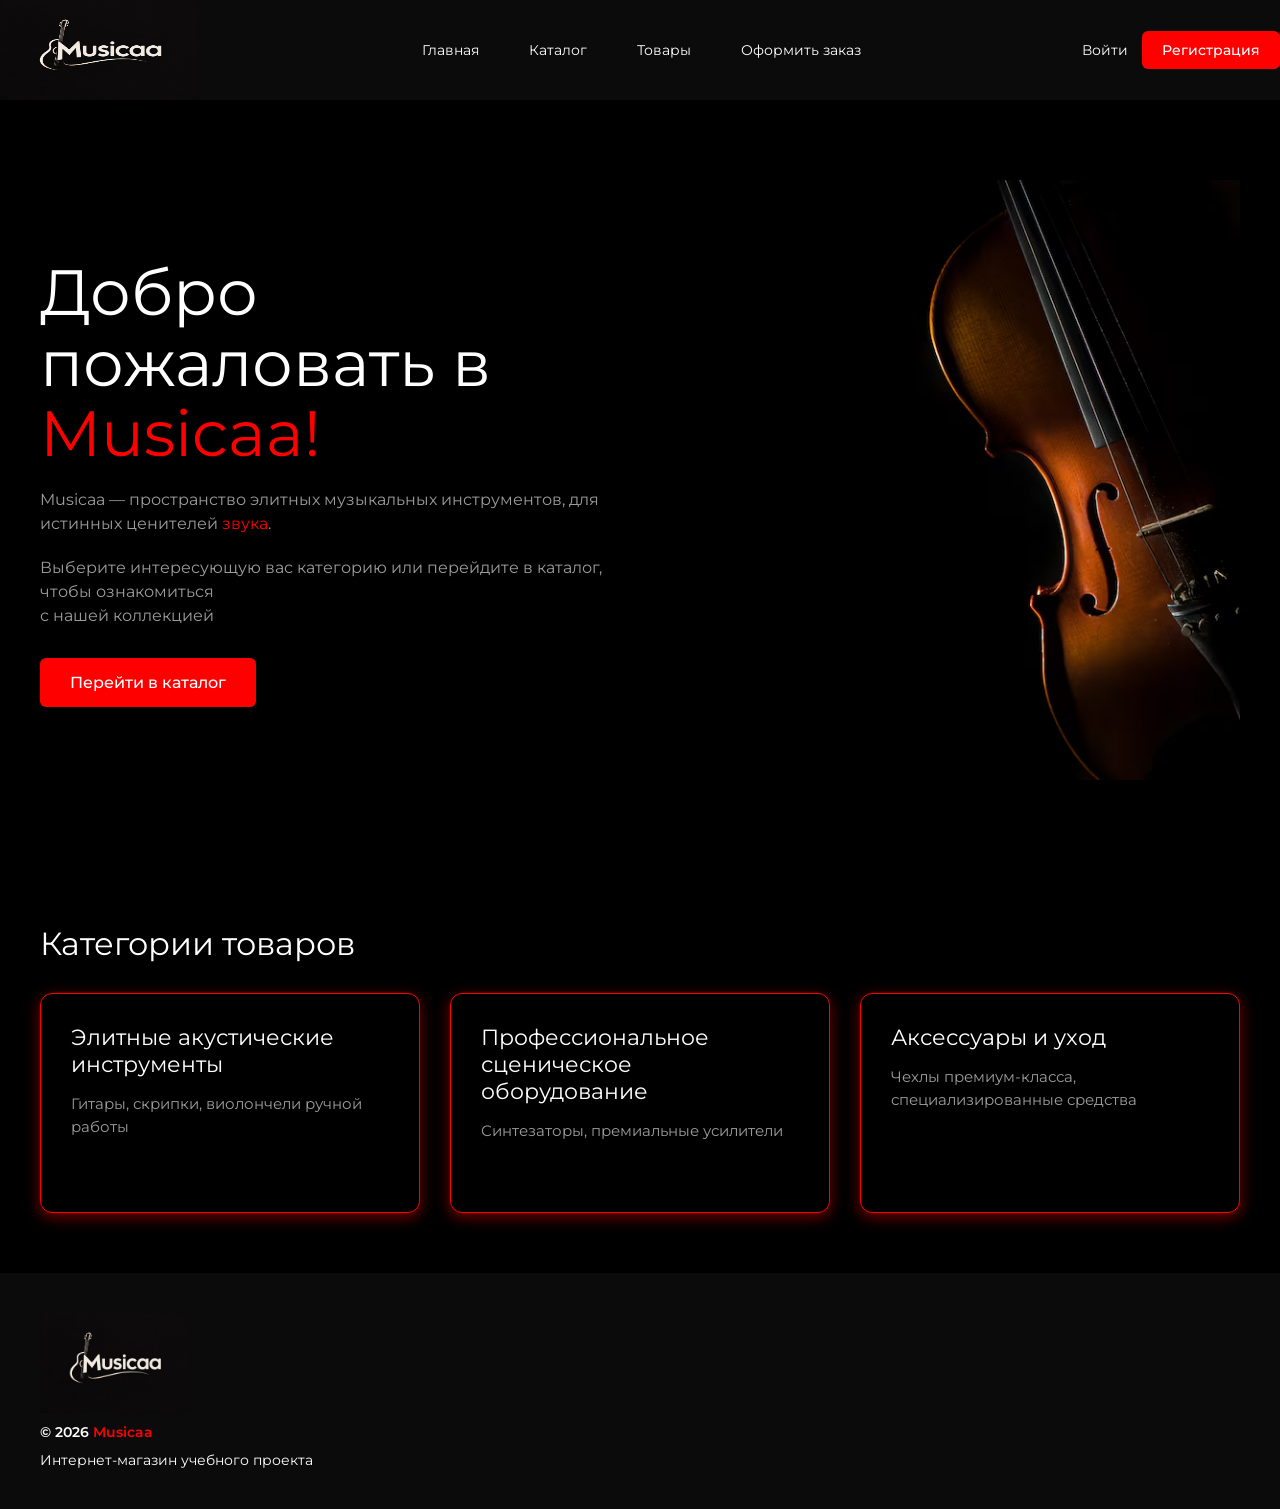
<file: index.html>
<!DOCTYPE html>
<html lang="en">
<head>
  <meta charset="UTF-8">
  <meta name="viewport" content="width=device-width, initial-scale=1.0">
  <link rel="icon" type="image/png" href="images/favicon.png">
  <link rel="stylesheet" href="css/style.css">
  <link rel="preconnect" href="https://fonts.googleapis.com">
<link rel="preconnect" href="https://fonts.gstatic.com" crossorigin>
<link href="https://fonts.googleapis.com/css2?family=Montserrat:ital,wght@0,100..900;1,100..900&family=Poppins:ital,wght@0,100;0,200;0,300;0,400;0,500;0,600;0,700;0,800;0,900;1,100;1,200;1,300;1,400;1,500;1,600;1,700;1,800;1,900&display=swap" rel="stylesheet">
  <title>Musicaa</title>
</head>
<body>
  <header class="header">
    <nav class="navigation">
      <img class="img-nav" src="images/logo.jpg" src="Logo" width="200" height="100">
      <ul class="catalog-items">
        <a href="index.html"><li class="catalog-item">Главная</li></a>
        <a href="pages/catalog.html"><li class="catalog-item">Каталог</li></a>
        <a href="pages/product.html"><li class="catalog-item">Товары</li></a>
        <a href="#"><li class="catalog-item">Оформить заказ</li></a>
        </ul>
        <div class="auth-buttons">
        <a href="#" class="btn-login">Войти</a>
        <a href="#" class="btn-signup">Регистрация</a>
        </div>
    </nav>
  </header>
  <section class="hero-section">
    <div class="hero-container">
      <div class="main-content">
        <h1 class="main-subtitle">Добро пожаловать в<br> <span>Musicaa!</span></h1>
        <p class="main-title">Musicaa — пространство элитных музыкальных инструментов, для истинных ценителей <span>звука</span>.</p>
        <p class="main-title">Выберите интересующую вас категорию или перейдите в каталог, чтобы ознакомиться<br> с нашей коллекцией</p>
        <a href="pages/catalog.html" class="btn-catalog">Перейти в каталог</a>
      </div>
      
      <div class="main-image-wrapper">
        <img class="img-main" src="images/скрипка.avif" alt="Скрипка">
      </div>
    </div>
  </section>
   

      <section class="categories-section">
    <div class="categories-container">
      <h2>Категории товаров</h2>
      <div class="cards-grid">
        <div class="card">
          <h3>Элитные акустические инструменты</h3>
          <p>Гитары, скрипки, виолончели ручной работы</p>
          <a href="#" class="card-link">Смотреть товары</a>
        </div>
        <div class="card">
          <h3>Профессиональное сценическое оборудование</h3>
          <p>Синтезаторы, премиальные усилители</p>
          <a href="#" class="card-link">Смотреть товары</a>
        </div>
        <div class="card">
          <h3>Аксессуары и уход</h3>
          <p>Чехлы премиум-класса, специализированные средства</p>
          <a href="#" class="card-link">Смотреть товары</a>
        </div>
      </div>
    </div>
  </section>
</main>

<footer class="footer">
  <div class="footer-container">
    <div class="footer-info">
      <img src="images/logo.jpg" width="150" height="100" alt="Логотип Musicaa">
      <p class="footer-copy">&copy; 2026 <span>Musicaa</span></p>
      <p class="footer-desc">Интернет-магазин учебного проекта</p>
    </div>

  </div>
</footer>
</body>
</html>
</file>
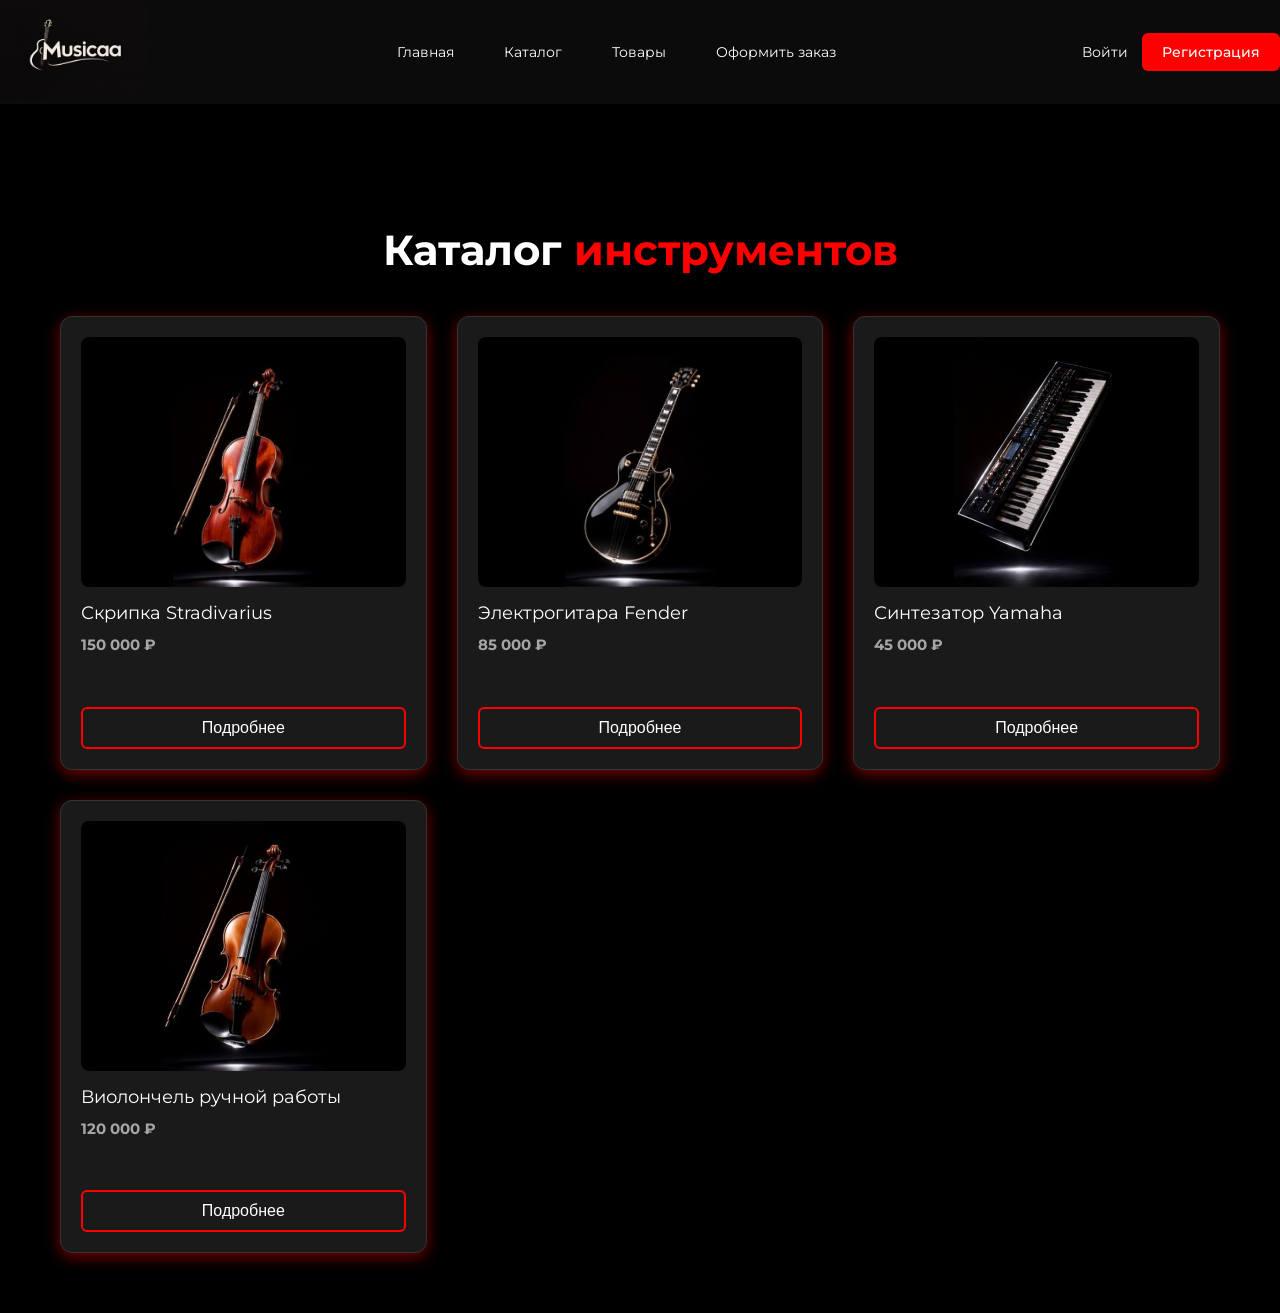
<file: pages/catalog.html>
<!DOCTYPE html>
<html lang="ru">
<head>
  <meta charset="UTF-8">
  <meta name="viewport" content="width=device-width, initial-scale=1.0">
  <link rel="icon" type="image/png" href="../images/favicon.png">

  <link rel="stylesheet" href="../css/style.css">
  <link href="https://fonts.googleapis.com/css2?family=Montserrat:ital,wght@0,100..900;1,100..900&display=swap" rel="stylesheet">
  <title>Каталог — Musicaa</title>
</head>
<body>

  <header class="header">
    <nav class="navigation">

      <a href="../index.html"><img class="img-nav" src="../images/logo.jpg" alt="Logo" width=150" height="100"></a>
      <ul class="catalog-items">
        <a href="../index.html"><li class="catalog-item">Главная</li></a>
        <a href="catalog.html"><li class="catalog-item">Каталог</li></a>
        <a href="product.html"><li class="catalog-item">Товары</li></a>
        <a href="order.html"><li class="catalog-item">Оформить заказ</li></a>
      </ul>
      <div class="auth-buttons">
        <a href="login.html" class="btn-login">Войти</a>
        <a href="registration.html" class="btn-signup">Регистрация</a>
      </div>
    </nav>
  </header>


  <main class="catalog-page">
    <h1 class="page-title">Каталог <span>инструментов</span></h1>
    
    <div class="cards-grid">
      

      <a href="product.html" class="card-link">
        <div class="card catalog-card">
          <img src="../images/скрипка1.jpg" alt="Скрипка" class="catalog-img">
          <h3>Скрипка Stradivarius</h3>
          <p class="price">150 000 ₽</p>
          <button class="btn-catalog">Подробнее</button>
        </div>
      </a>


      <a href="product.html" class="card-link">
        <div class="card catalog-card">
          <img src="../images/черная гитара.jpg" alt="Гитара" class="catalog-img">
          <h3>Электрогитара Fender</h3>
          <p class="price">85 000 ₽</p>
          <button class="btn-catalog">Подробнее</button>
        </div>
      </a>

      <a href="product.html" class="card-link">
        <div class="card catalog-card">
          <img src="../images/синтезатор1.jpg" alt="Синтезатор" class="catalog-img">
          <h3>Синтезатор Yamaha</h3>
          <p class="price">45 000 ₽</p>
          <button class="btn-catalog">Подробнее</button>
        </div>
      </a>


      <a href="product.html" class="card-link">
        <div class="card catalog-card">
          <img src="../images/виолончель1.jpg" alt="Виолончель" class="catalog-img">
          <h3>Виолончель ручной работы</h3>
          <p class="price">120 000 ₽</p>
          <button class="btn-catalog">Подробнее</button>
        </div>
      </a>
      
    </div>
  </main>
</body>
</html>
</file>
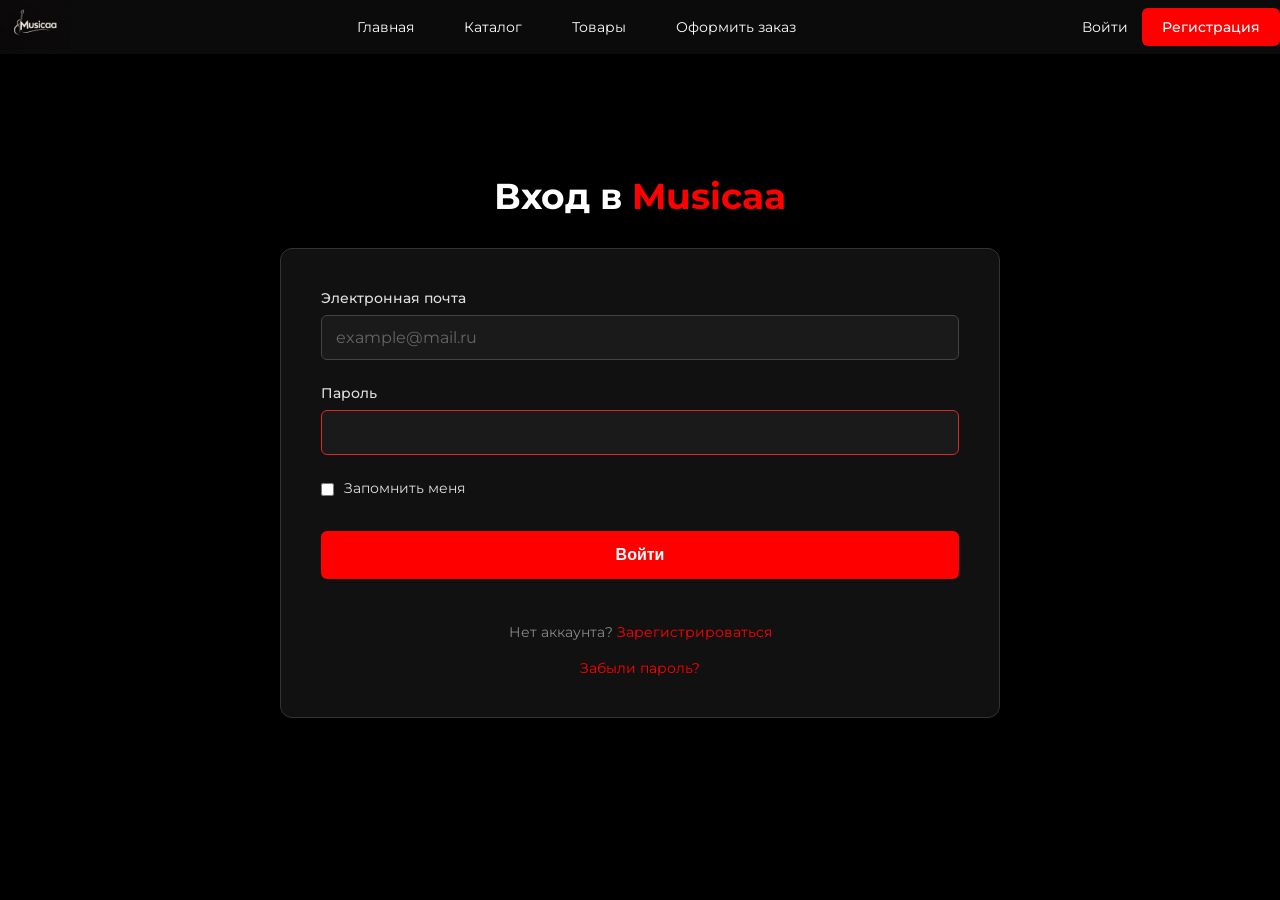
<file: pages/login.html>
<!DOCTYPE html>
<html lang="ru">
<head>
  <meta charset="UTF-8">
  <meta name="viewport" content="width=device-width, initial-scale=1.0">
  <link rel="icon" type="image/png" href="../images/favicon.png">
  <link rel="stylesheet" href="../css/style.css">
  <link href="https://fonts.googleapis.com/css2?family=Montserrat:ital,wght@0,100..900;1,100..900&display=swap" rel="stylesheet">
  <title>Вход — Musicaa</title>
</head>
<body>
  <!-- Хедер -->
  <header class="header">
    <nav class="navigation">
      <a href="../index.html"><img class="img-nav" src="../images/logo.jpg" alt="Logo" width="70" height="50"></a>
      <ul class="catalog-items">
        <a href="../index.html"><li class="catalog-item">Главная</li></a>
        <a href="catalog.html"><li class="catalog-item">Каталог</li></a>
        <a href="product.html"><li class="catalog-item">Товары</li></a>
        <a href="order.html"><li class="catalog-item">Оформить заказ</li></a>
      </ul>
      <div class="auth-buttons">
        <a href="login.html" class="btn-login">Войти</a>
        <a href="registration.html" class="btn-signup">Регистрация</a>
      </div>
    </nav>
  </header>

  <!-- Форма входа -->
  <main class="form-page">
    <h2>Вход в <span>Musicaa</span></h2>
    
    <form class="shop-form" action="../index.html" method="post">
      
      <div class="form-row">
        <label for="login-email">Электронная почта</label>
        <input id="login-email" name="email" type="email" placeholder="example@mail.ru" required>
      </div>

      <div class="form-row">
        <label for="login-password">Пароль</label>
        <input id="login-password" name="password" type="password" required>
      </div>

      <label class="checkbox-row">
        <input type="checkbox" name="remember">
        <span>Запомнить меня</span>
      </label>

      <button class="btn-submit" type="submit">Войти</button>
      
      <p class="form-link">
        Нет аккаунта? <a href="registration.html">Зарегистрироваться</a><br><br>
        <a href="#">Забыли пароль?</a>
      </p>
    </form>
  </main>
</body>
</html>
</file>
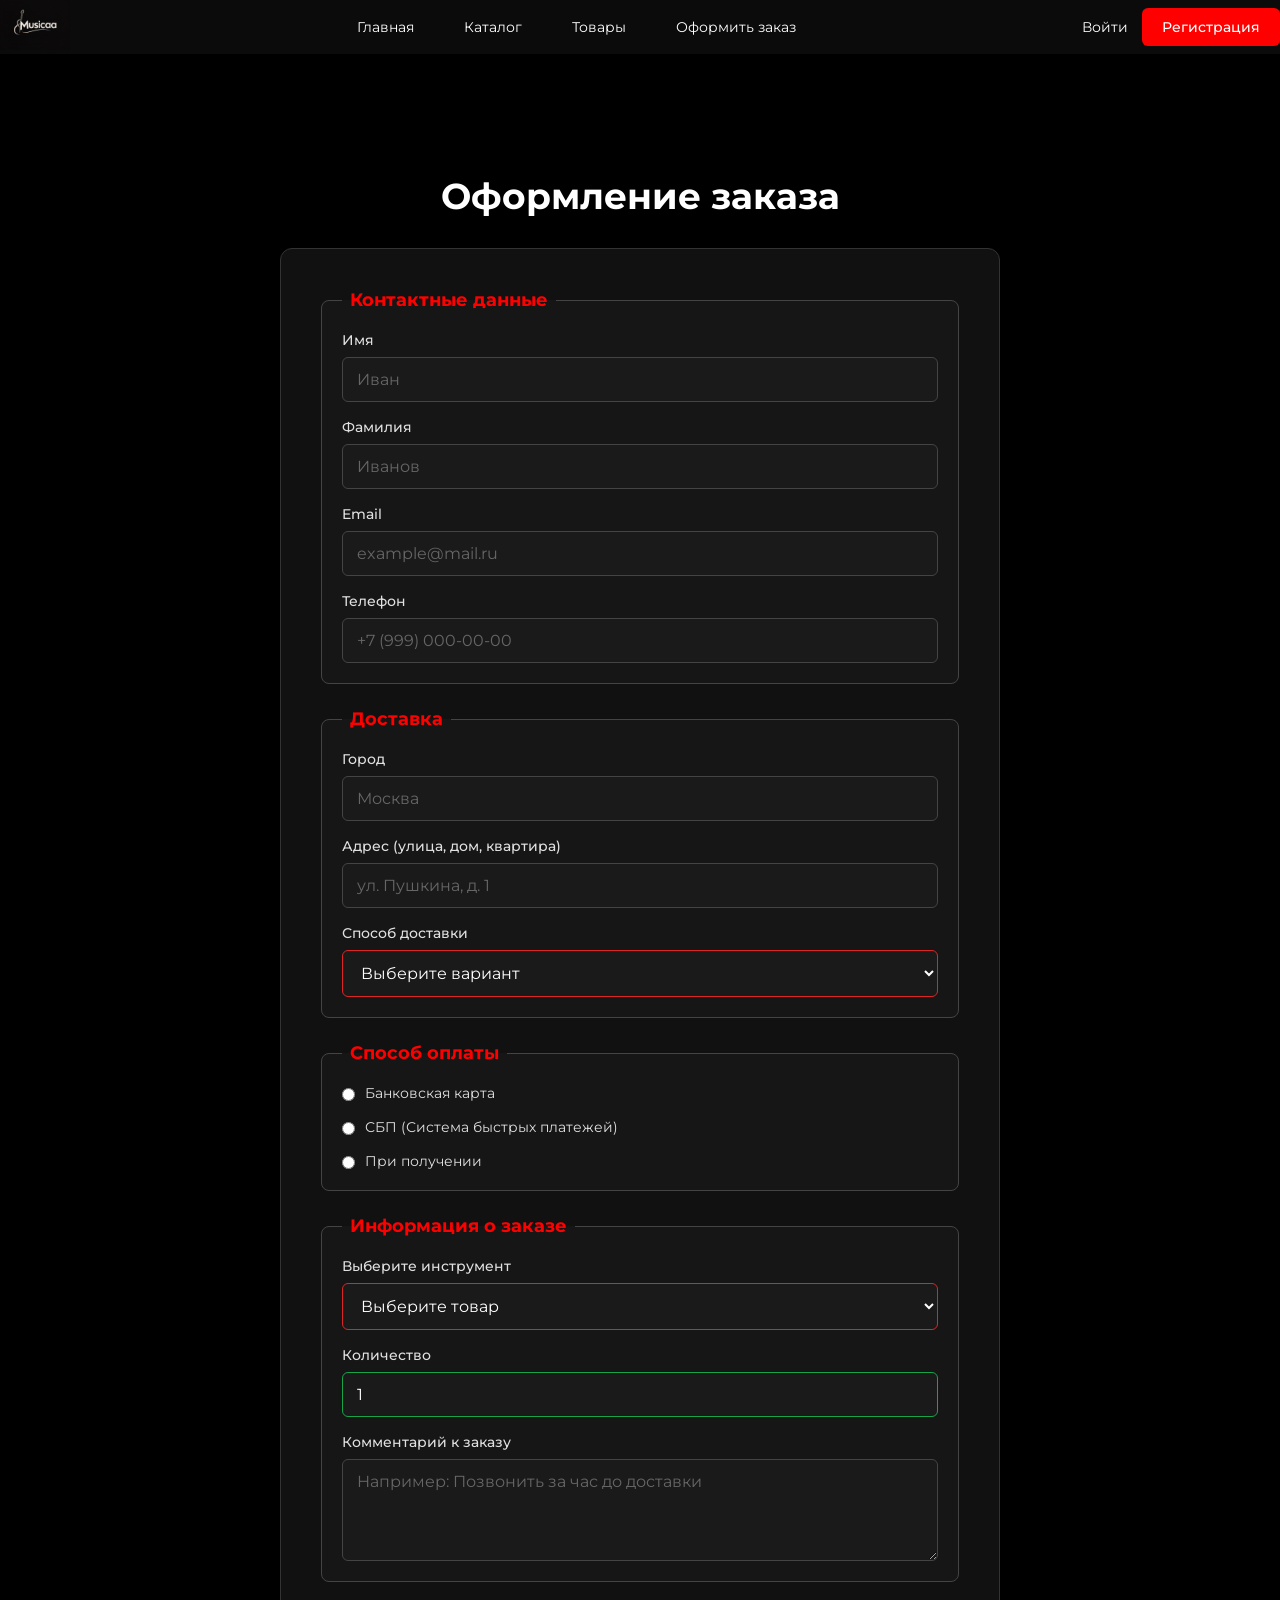
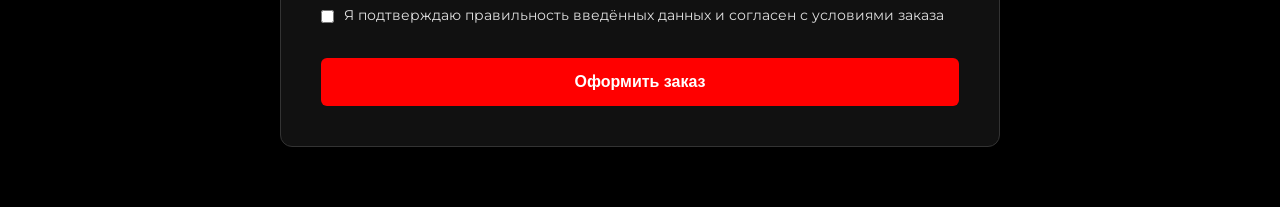
<file: pages/order.html>
<!DOCTYPE html>
<html lang="ru">
<head>
  <meta charset="UTF-8">
  <meta name="viewport" content="width=device-width, initial-scale=1.0">
  <link rel="icon" type="image/png" href="../images/favicon.png">
  <link rel="stylesheet" href="../css/style.css">
  <link href="https://fonts.googleapis.com/css2?family=Montserrat:ital,wght@0,100..900;1,100..900&display=swap" rel="stylesheet">
  <title>Оформление заказа — Musicaa</title>
</head>
<body>
  <!-- Хедер -->
  <header class="header">
    <nav class="navigation">
      <a href="../index.html"><img class="img-nav" src="../images/logo.jpg" alt="Logo" width="70" height="50"></a>
      <ul class="catalog-items">
        <a href="../index.html"><li class="catalog-item">Главная</li></a>
        <a href="catalog.html"><li class="catalog-item">Каталог</li></a>
        <a href="product.html"><li class="catalog-item">Товары</li></a>
        <a href="order.html"><li class="catalog-item">Оформить заказ</li></a>
      </ul>
      <div class="auth-buttons">
        <a href="login.html" class="btn-login">Войти</a>
        <a href="registration.html" class="btn-signup">Регистрация</a>
      </div>
    </nav>
  </header>

  <!-- Форма заказа -->
  <main class="form-page">
    <h2>Оформление заказа</h2>
    
    <form class="shop-form" action="#" method="post">
      
      <!-- ГРУППА 1: КОНТАКТЫ -->
      <fieldset>
        <legend>Контактные данные</legend>
        <div class="form-row">
          <label for="order-name">Имя</label>
          <input id="order-name" name="name" type="text" placeholder="Иван" required>
        </div>
        <div class="form-row">
          <label for="order-surname">Фамилия</label>
          <input id="order-surname" name="surname" type="text" placeholder="Иванов" required>
        </div>
        <div class="form-row">
          <label for="order-email">Email</label>
          <input id="order-email" name="email" type="email" placeholder="example@mail.ru" required>
        </div>
        <div class="form-row">
          <label for="order-phone">Телефон</label>
          <input id="order-phone" name="phone" type="tel" placeholder="+7 (999) 000-00-00" required>
        </div>
      </fieldset>

      <!-- ГРУППА 2: ДОСТАВКА -->
      <fieldset>
        <legend>Доставка</legend>
        <div class="form-row">
          <label for="city">Город</label>
          <input id="city" name="city" type="text" placeholder="Москва" required>
        </div>
        <div class="form-row">
          <label for="address">Адрес (улица, дом, квартира)</label>
          <input id="address" name="address" type="text" placeholder="ул. Пушкина, д. 1" required>
        </div>
        <div class="form-row">
          <label for="delivery">Способ доставки</label>
          <select id="delivery" name="delivery" required>
            <option value="">Выберите вариант</option>
            <option value="pickup">Пункт выдачи</option>
            <option value="courier">Курьер</option>
            <option value="post">Почта России</option>
          </select>
        </div>
      </fieldset>

      <!-- ГРУППА 3: ОПЛАТА -->
      <fieldset>
        <legend>Способ оплаты</legend>
        
        <label class="radio-row">
          <input type="radio" name="payment" value="card" required>
          <span>Банковская карта</span>
        </label>
        <label class="radio-row">
          <input type="radio" name="payment" value="sbp">
          <span>СБП (Система быстрых платежей)</span>
        </label>
        <label class="radio-row">
          <input type="radio" name="payment" value="cash">
          <span>При получении</span>
        </label>
      </fieldset>

      <!-- ГРУППА 4: ТОВАР -->
      <fieldset>
        <legend>Информация о заказе</legend>
        
        <div class="form-row">
          <label for="product">Выберите инструмент</label>
          <select id="product" name="product" required>
            <option value="">Выберите товар</option>
            <option value="violin">Скрипка</option>
            <option value="guitar">Гитара</option>
            <option value="synthesizer">Синтезатор</option>
            <option value="cello">Виолончель</option>
            <option value="accessories">Аксессуары (чехлы, струны)</option>
          </select>
        </div>

        <div class="form-row">
          <label for="quantity">Количество</label>
          <input id="quantity" name="quantity" type="number" min="1" max="10" value="1" required>
        </div>

        <div class="form-row">
          <label for="comment">Комментарий к заказу</label>
          <textarea id="comment" name="comment" rows="4" placeholder="Например: Позвонить за час до доставки"></textarea>
        </div>
      </fieldset>

      <!-- ПОДТВЕРЖДЕНИЕ -->
      <label class="checkbox-row">
        <input type="checkbox" name="agreement" required>
        <span>Я подтверждаю правильность введённых данных и согласен с условиями заказа</span>
      </label>

      <button class="btn-submit" type="submit">Оформить заказ</button>
    </form>
  </main>
</body>
</html>
</file>
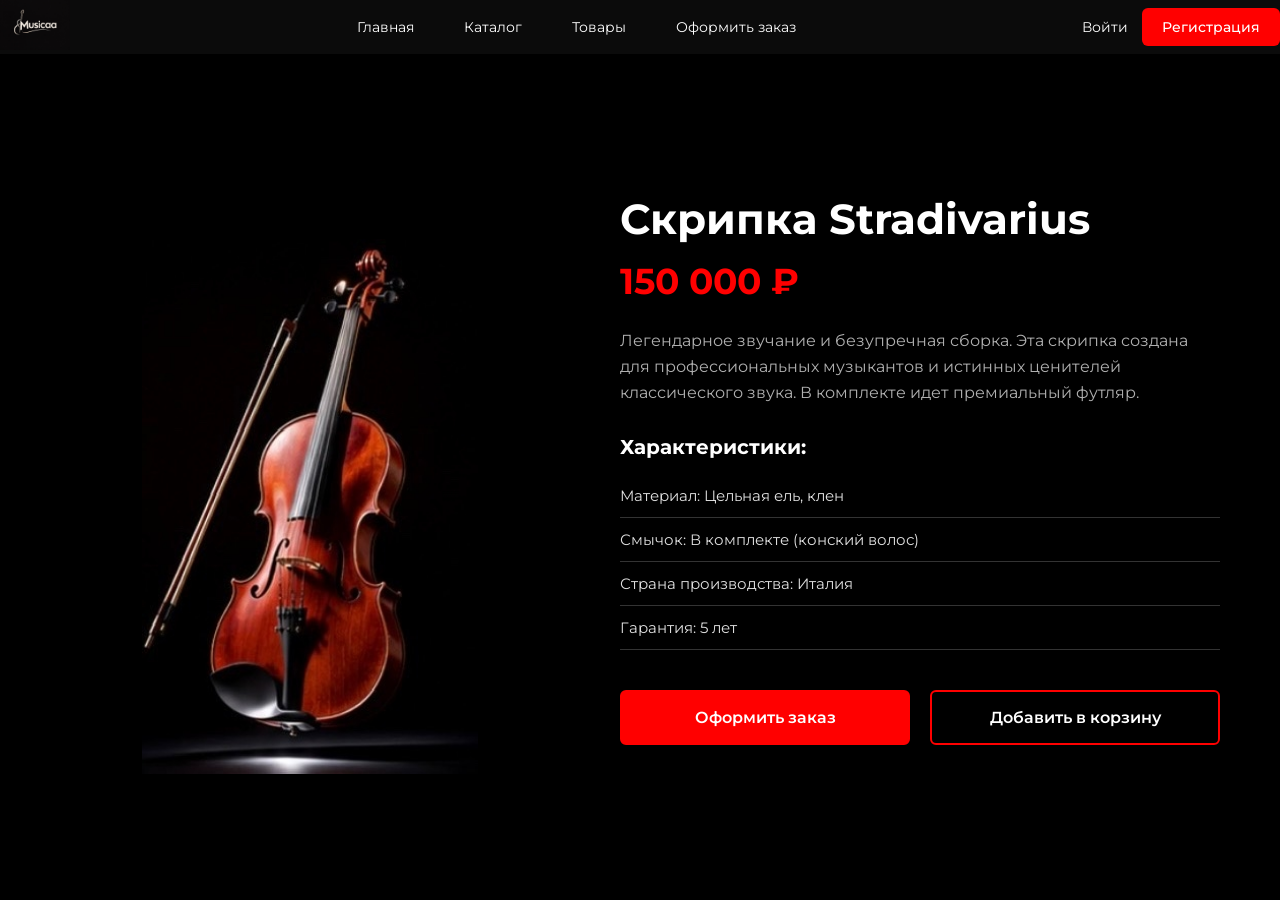
<file: pages/product.html>
<!DOCTYPE html>
<html lang="ru">
<head>
  <meta charset="UTF-8">
  <meta name="viewport" content="width=device-width, initial-scale=1.0">
  <link rel="icon" type="image/png" href="../images/favicon.png">
  <link rel="stylesheet" href="../css/style.css">
  <link href="https://fonts.googleapis.com/css2?family=Montserrat:ital,wght@0,100..900;1,100..900&display=swap" rel="stylesheet">
  <title>Товар — Musicaa</title>
</head>
<body>
  <!-- Хедер -->
  <header class="header">
    <nav class="navigation">
      <a href="../index.html"><img class="img-nav" src="../images/logo.jpg" alt="Logo" width="70" height="50"></a>
      <ul class="catalog-items">
        <a href="../index.html"><li class="catalog-item">Главная</li></a>
        <a href="catalog.html"><li class="catalog-item">Каталог</li></a>
        <a href="product.html"><li class="catalog-item">Товары</li></a>
        <a href="order.html"><li class="catalog-item">Оформить заказ</li></a>
      </ul>
      <div class="auth-buttons">
        <a href="login.html" class="btn-login">Войти</a>
        <a href="registration.html" class="btn-signup">Регистрация</a>
      </div>
    </nav>
  </header>

  <!-- Страница товара -->
  <main class="product-page">
    
    <!-- Левая часть: Картинка -->
    <div class="product-image">
      <img src="../images/скрипка1.jpg" alt="Скрипка Stradivarius">
    </div>

    <!-- Правая часть: Информация -->
    <div class="product-info">
      <h1>Скрипка Stradivarius</h1>
      <p class="product-price">150 000 ₽</p>
      
      <p class="product-desc">
        Легендарное звучание и безупречная сборка. Эта скрипка создана для профессиональных музыкантов и истинных ценителей классического звука. В комплекте идет премиальный футляр.
      </p>

      <h3>Характеристики:</h3>
      <ul class="product-specs">
        <li>Материал: Цельная ель, клен</li>
        <li>Смычок: В комплекте (конский волос)</li>
        <li>Страна производства: Италия</li>
        <li>Гарантия: 5 лет</li>
      </ul>

     <div class="product-actions">
  <a href="order.html" class="btn-order">Оформить заказ</a>
  <button class="btn-cart">Добавить в корзину</button>
</div>
    </div>

  </main>
</body>
</html>
</file>
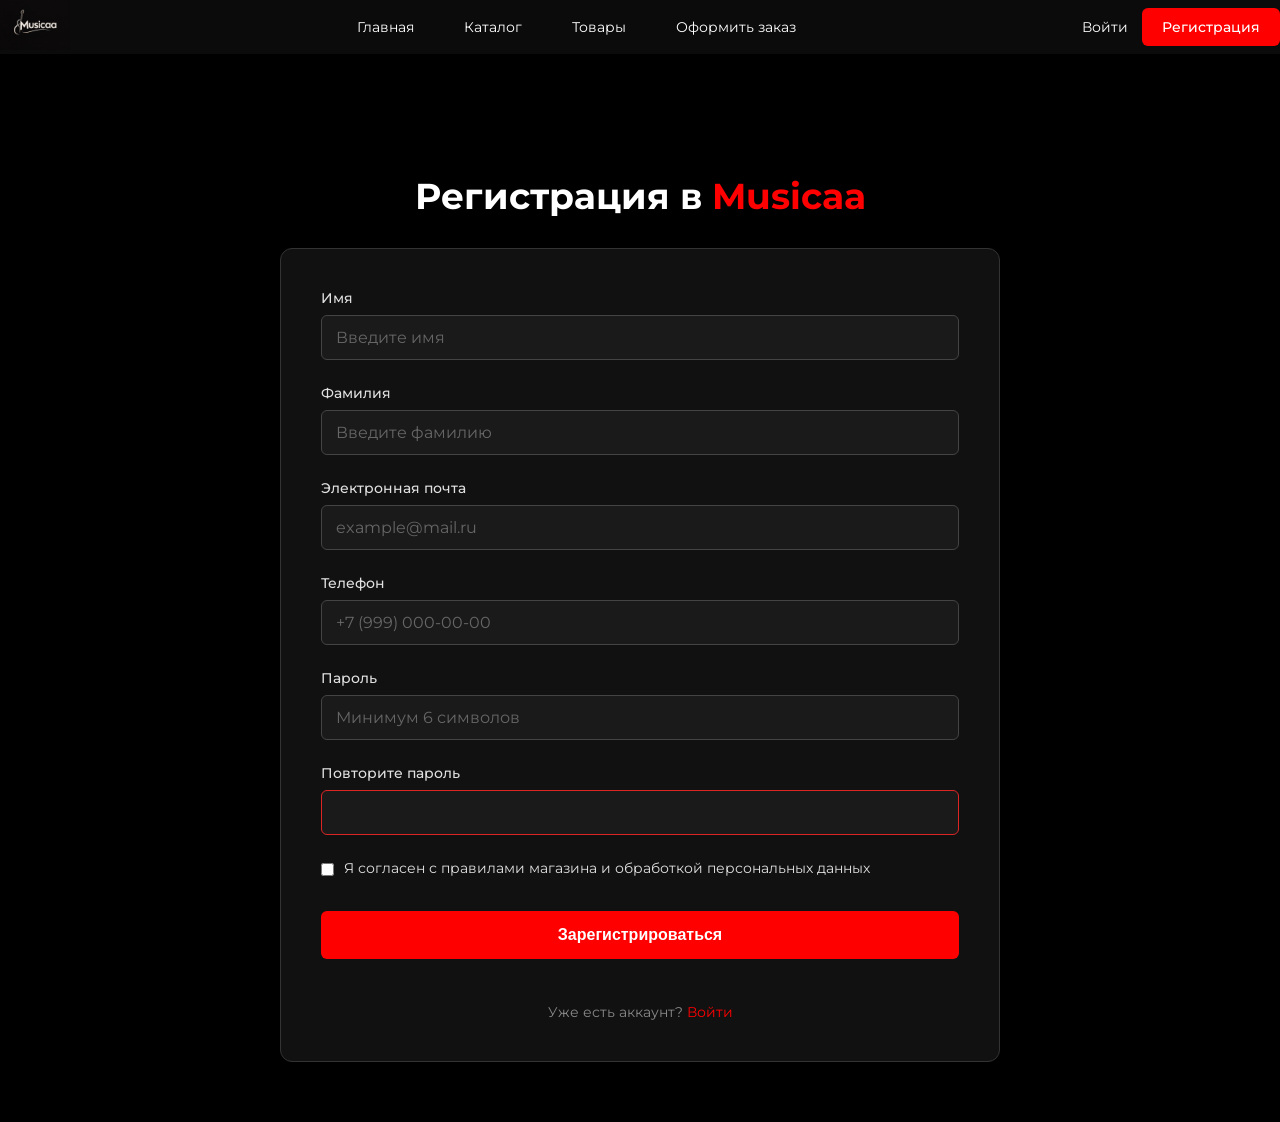
<file: pages/registration.html>
<!DOCTYPE html>
<html lang="ru">
<head>
  <meta charset="UTF-8">
  <meta name="viewport" content="width=device-width, initial-scale=1.0">
  <link rel="icon" type="image/png" href="../images/favicon.png">
  <link rel="stylesheet" href="../css/style.css">
  <link href="https://fonts.googleapis.com/css2?family=Montserrat:ital,wght@0,100..900;1,100..900&display=swap" rel="stylesheet">
  <title>Регистрация — Musicaa</title>
</head>
<body>
  <!-- Хедер -->
  <header class="header">
    <nav class="navigation">
      <a href="../index.html"><img class="img-nav" src="../images/logo.jpg" alt="Logo" width="70" height="50"></a>
      <ul class="catalog-items">
        <a href="../index.html"><li class="catalog-item">Главная</li></a>
        <a href="catalog.html"><li class="catalog-item">Каталог</li></a>
        <a href="product.html"><li class="catalog-item">Товары</li></a>
        <a href="order.html"><li class="catalog-item">Оформить заказ</li></a>
      </ul>
      <div class="auth-buttons">
        <a href="login.html" class="btn-login">Войти</a>
        <a href="registration.html" class="btn-signup">Регистрация</a>
      </div>
    </nav>
  </header>

  <!-- Форма регистрации -->
  <main class="form-page">
    <h2>Регистрация в <span>Musicaa</span></h2>
    
    <form class="shop-form" action="#" method="post">
      
      <div class="form-row">
        <label for="name">Имя</label>
        <input id="name" name="name" type="text" placeholder="Введите имя" required>
      </div>

      <div class="form-row">
        <label for="surname">Фамилия</label>
        <input id="surname" name="surname" type="text" placeholder="Введите фамилию" required>
      </div>

      <div class="form-row">
        <label for="email">Электронная почта</label>
        <input id="email" name="email" type="email" placeholder="example@mail.ru" required>
      </div>

      <div class="form-row">
        <label for="phone">Телефон</label>
        <input id="phone" name="phone" type="tel" placeholder="+7 (999) 000-00-00" required>
      </div>

      <div class="form-row">
        <label for="password">Пароль</label>
        <input id="password" name="password" type="password" minlength="6" placeholder="Минимум 6 символов" required>
      </div>

      <div class="form-row">
        <label for="password-confirm">Повторите пароль</label>
        <input id="password-confirm" name="password-confirm" type="password" minlength="6" required>
      </div>

      <label class="checkbox-row">
        <input type="checkbox" name="agreement" required>
        <span>Я согласен с правилами магазина и обработкой персональных данных</span>
      </label>

      <button class="btn-submit" type="submit">Зарегистрироваться</button>
      
      <p class="form-link">Уже есть аккаунт? <a href="login.html">Войти</a></p>
    </form>
  </main>
</body>
</html>
</file>
<file: css/style.css>
:root {
  --black:#0b0b0b;
}
* {
  margin: 0;
  padding: 0;
  box-sizing: border-box;
}

body {
  font-family: "Montserrat", serif;
  overflow-x: hidden;
  background-color: black;
}

.header {
  width: 100%;
  background-color: var(--black);
  display: flex;
  align-items: center;
}
.navigation {
  display: flex;
  justify-content: space-between;
  align-items: center;
  width: 100%;
}
.catalog-items {
  display: flex;
  gap: 50px;
}

a{
  text-decoration: none;
}
ul {
  list-style: none;
}
.catalog-item {
  color: white;
  font-size: 14px;
  font-weight: 400;
  letter-spacing: normal;
  transition: color 0.3s ease;
}

.catalog-item:hover {
  color: red;
}
.auth-buttons {
  display: flex;
  align-items: center;
  gap: 14px;
}
.btn-signup {
  display: inline-block;
  background-color: red;
  color: white;
  padding: 10px 20px;
  font-size: 14px;
  font-weight: 500;
  border-radius: 6px;
  text-decoration: none;
  transition: background-color 0.3s ease;  
}
.btn-signup:hover {
  background-color: rgb(225, 5, 5);
}
.btn-login {
  color: white;
  font-size: 14px;
  text-decoration: none;
  transition: color 0.3s ease;
}
.btn-login:hover{
  color:rgb(176, 173, 173);
}
.hero-section {
  background-color: #000; /* Черный фон для всего баннера */
  width: 100%;
  padding: 80px 20px; /* Отступы сверху и снизу */
}

.hero-container {
  max-width: 1200px; /* Ограничиваем ширину контента */
  margin: 0 auto;
  display: flex;
  justify-content: space-between;
  align-items: center;
  gap: 40px;
}

/* Текст слева */
.main-content {
  flex: 1;
  max-width: 600px;
}

.main-content h1 {
  font-size: 64px;
  font-weight: 400;
  color: white;
  line-height: 1.1;
}

.main-content p {
  color: rgba(255, 255, 255, 0.61);
  font-size: 16px;
  margin-top: 20px;
  line-height: 1.5;
}

.main-title span, .main-subtitle span {
  color: red;
}

.btn-catalog {
  display: inline-block;
  background-color: red;
  color: white;
  padding: 15px 30px;
  font-size: 16px;
  font-weight: 500;
  border-radius: 6px;
  margin-top: 30px;
  transition: background-color 0.3s;
}

.btn-catalog:hover {
  background-color: rgb(225, 5, 5);
}

/* Скрипка справа */
.main-image-wrapper {
  flex-shrink: 0;
}

.img-main {
  width: 100%;
  max-width: 400px;
  height: auto;
  object-fit: contain;
}

/* --- СЕКЦИЯ 2: Светлый блок с категориями --- */
.categories-section {
  background-color: black; /* Светло-голубой/серый фон как на фото 2 */
  width: 100%;
  padding: 60px 20px;
}

.categories-container {
  max-width: 1200px;
  margin: 0 auto;
}

/* Заголовок "Категории товаров" */
.categories-container h2 {
  font-size: 32px;
  color: white; /* Темно-синий цвет */
  margin-bottom: 30px;
  font-weight: 400;
}

/* Сетка карточек */
.cards-grid {
  display: flex;
  gap: 30px;
  justify-content: space-between;
}

/* Сама карточка */
.card {
  background-color: black; /* Белый фон карточки */
  padding: 30px;
  border: 1px solid red;
  border-radius: 12px; /* Скругленные углы */
  flex: 1; /* Все карточки одинаковой ширины */
  box-shadow: 0 4px 15px rgba(250, 0, 0, 0.468); /* Легкая тень для объема */
  display: flex;
  flex-direction: column;
  transition: box-shadow 0.3s ease, transform 0.3s ease;
}
.card:hover {
  transform: translateY(-5px); 
  box-shadow: 0 4px 15px rgba(250, 0, 0, 0.635);; 

}

.card h3 {
  color: white; /* Темный текст */
  font-size: 22px;
  margin-bottom: 15px;
  font-weight: 400;
}

.card p {
  color: rgba(255, 255, 255, 0.61); /* Серый текст */
  font-size: 15px;
  line-height: 1.5;
  margin-bottom: 20px;
}

/* Ссылка "Смотреть товары" */
.card-link {
  color: white;
  font-size: 15px;
  text-decoration: underline;
  margin-top: auto; /* Прижимает ссылку к низу карточки */
}

.card-link:hover {
  color: red; /* Красный при наведении в стиле сайта */
}

.footer {
  background-color: var(--black);
  width: 100%;
  padding: 40px 20px; 
  margin-top: auto; 
}

.footer-container {
  max-width: 1200px; 
  margin: 0 auto;
  display: flex;
  justify-content: space-between; 
  align-items: flex-end; 
}

.footer-info {
  display: flex;
  flex-direction: column;
  gap: 10px; 
}


.footer-info p {
  margin: 0;
  color: #ffffff;
  font-size: 14px;
}

.footer-copy {
  font-weight: 600; 
  margin-top: 10px; 
}

.footer-desc {
  color: rgba(255, 255, 255, 0.6);
  font-size: 14px;
}
.footer-copy span {
  color: red;
}

.catalog-page {
  max-width: 1200px;
  margin: 120px auto 60px;
  padding: 0 20px;
}

.page-title {
  color: white;
  font-size: 42px;
  margin-bottom: 40px;
  text-align: center;
}

.page-title span {
  color: red;
}

/* Сетка карточек (использует Grid из вашей ЛР2) */
.cards-grid {
  display: grid;
  grid-template-columns: repeat(auto-fill, minmax(280px, 1fr));
  gap: 30px;
}

/* Карточка в каталоге */
.card-link {
  text-decoration: none;
  color: inherit;
  display: block; /* Чтобы ссылка растягивалась на всю карточку */
}

.catalog-card {
  background-color: #1a1a1a;
  border: 1px solid #333;
  border-radius: 12px;
  padding: 20px;
  transition: transform 0.3s ease, box-shadow 0.3s ease;
  display: flex;
  flex-direction: column;
  height: 100%;
}

.catalog-card:hover {
  transform: translateY(-5px);
  box-shadow: 0 10px 25px rgba(255, 0, 0, 0.15); /* Красноватая тень */
  border-color: red;
}

.catalog-img {
  width: 100%;
  height: 250px;
  object-fit: contain; 
  background-color: black; 
  border-radius: 8px;
  margin-bottom: 15px;
}

.catalog-card h3 {
  color: white;
  font-size: 18px;
  margin-bottom: 10px;
}

.price {
  color: red;
  font-size: 22px;
  font-weight: 700;
  margin-bottom: 20px;
  margin-top: auto; /* Прижимает цену и кнопку к низу */
}

.catalog-card .btn-catalog {
  width: 100%;
  background-color: transparent;
  border: 2px solid red;
  color: white;
  padding: 10px;
  border-radius: 6px;
  cursor: pointer;
  transition: background-color 0.3s;
}

.catalog-card:hover .btn-catalog {
  background-color: red;
}

.product-page {
  max-width: 1200px;
  margin: 120px auto 60px;
  padding: 0 20px;
  display: flex;
  gap: 60px;
  align-items: flex-start;
}

/* Контейнер для картинки */
.product-image {
  flex: 0 1 500px; /* Ограничиваем ширину картинки максимум 500px */
  background-color: transparent; /* Убираем белый фон вокруг картинки */
  display: flex;
  justify-content: center;
  align-items: center;
  border-radius: 12px;
  overflow: hidden;
}

/* Сама картинка */
.product-image img {
  width: 100%;
  max-height: 600px; /* Ограничиваем высоту, чтобы не было гигантским */
  object-fit: contain; /* Картинка вписывается целиком */
  border-radius: 12px;
}

/* Текстовая часть справа */
.product-info {
  flex: 1; /* Занимает оставшееся место */
  color: white;
  padding-top: 20px;
}

.product-info h1 {
  font-size: 42px;
  margin-bottom: 15px;
  line-height: 1.2;
}

.product-price {
  color: red;
  font-size: 36px;
  font-weight: 700;
  margin-bottom: 25px;
}

.product-desc {
  color: #b0b0b0;
  line-height: 1.6;
  margin-bottom: 30px;
  font-size: 16px;
}

.product-info h3 {
  font-size: 20px;
  margin-bottom: 15px;
}

.product-specs {
  list-style: none;
  padding: 0;
  margin-bottom: 40px;
}

.product-specs li {
  padding: 12px 0;
  border-bottom: 1px solid #333;
  color: #e0e0e0;
  font-size: 15px;
}

/* --- КНОПКИ (Оформление заказа и Корзина) --- */
.product-actions {
  display: flex;
  gap: 20px;
  align-items: center;
}

/* Общие стили для обеих кнопок */
.btn-order, 
.btn-cart {
  flex: 1; /* Кнопки будут одинаковой ширины */
  display: flex;
  justify-content: center;
  align-items: center;
  height: 55px; /* Фиксированная высота, чтобы они были ровными */
  font-size: 16px;
  font-weight: 600;
  border-radius: 6px;
  cursor: pointer;
  text-decoration: none;
  transition: all 0.3s ease;
  font-family: inherit;
}

/* Кнопка "Оформить заказ" (красная заливка) */
.btn-order {
  background-color: red;
  color: white;
  border: 2px solid red;
}

.btn-order:hover {
  background-color: rgb(225, 5, 5);
  border-color: rgb(225, 5, 5);
  transform: translateY(-2px);
}

/* Кнопка "Добавить в корзину" (прозрачная с красной рамкой) */
.btn-cart {
  background-color: transparent;
  color: white;
  border: 2px solid red;
}

.btn-cart:hover {
  background-color: red;
  transform: translateY(-2px);
}

/* Адаптивность для страницы товара */
@media (max-width: 768px) {
  .product-page {
    flex-direction: column; 
  }
  
  .product-image {
    flex: 1 1 auto;
    width: 100%;
  }

  .product-actions {
    flex-direction: column; /* На телефонах кнопки встанут друг под другом */
  }

  .btn-order, 
  .btn-cart {
    width: 100%;
  }
}

.form-page {
  max-width: 760px;
  margin: 120px auto 60px; /* Отступ сверху, чтобы не перекрывал хедер */
  padding: 0 20px;
}

.form-page h2 {
  color: white;
  font-size: 36px;
  margin-bottom: 30px;
  text-align: center;
}

.form-page h2 span {
  color: red;
}

/* Сама форма */
.shop-form {
  display: flex;
  flex-direction: column;
  gap: 24px;
  padding: 40px;
  background-color: #111111; /* Темно-серый фон карточки */
  border: 1px solid #333;
  border-radius: 12px;
  box-shadow: 0 10px 30px rgba(0, 0, 0, 0.5);
}

/* Группировка полей (label + input) */
.form-row {
  display: flex;
  flex-direction: column;
  gap: 8px;
}

.form-row label {
  font-weight: 500;
  color: #e0e0e0;
  font-size: 14px;
}

/* Поля ввода */
.form-row input,
.form-row select,
.form-row textarea {
  width: 100%;
  padding: 12px 14px;
  font: inherit;
  color: white;
  background-color: #1a1a1a;
  border: 1px solid #444;
  border-radius: 6px;
  transition: border-color 0.3s ease, box-shadow 0.3s ease;
}

/* Плейсхолдеры */
.form-row input::placeholder,
.form-row textarea::placeholder {
  color: #666;
}

/* Состояние фокуса (обязательно по заданию) */
.form-row input:focus,
.form-row select:focus,
.form-row textarea:focus {
  outline: none;
  border-color: red;
  box-shadow: 0 0 0 3px rgba(255, 0, 0, 0.2);
}

/* Валидация (обязательно по заданию) */
/* Если поле обязательно, но пустое или неверное - красная рамка */
.shop-form input:invalid:not(:placeholder-shown),
.shop-form select:invalid {
  border-color: #dc2626;
}
/* Если поле заполнено верно - зеленая рамка */
.shop-form input:valid,
.shop-form select:valid {
  border-color: #16a34a;
}

/* Группировка (fieldset и legend) */
fieldset {
  display: flex;
  flex-direction: column;
  gap: 16px;
  margin: 0;
  padding: 20px;
  border: 1px solid #444;
  border-radius: 8px;
  background-color: #161616;
}

legend {
  padding: 0 8px;
  font-weight: 700;
  color: red;
  font-size: 18px;
}

/* Чекбоксы и Радио-кнопки */
.checkbox-row,
.radio-row {
  display: flex;
  align-items: flex-start;
  gap: 10px;
  cursor: pointer;
  color: #e0e0e0;
  font-size: 14px;
}

.checkbox-row input,
.radio-row input {
  width: auto;
  margin-top: 4px;
  accent-color: red; /* Красит галочку в красный */
  cursor: pointer;
}

/* Кнопка отправки формы */
.btn-submit {
  background-color: red;
  color: white;
  padding: 15px;
  font-size: 16px;
  font-weight: 600;
  border: none;
  border-radius: 6px;
  cursor: pointer;
  transition: background-color 0.3s ease, transform 0.2s ease;
  margin-top: 10px;
}

.btn-submit:hover {
  background-color: rgb(225, 5, 5);
  transform: translateY(-2px);
}

/* Ссылки под формой */
.form-link {
  text-align: center;
  margin-top: 20px;
  color: #888;
  font-size: 14px;
}

.form-link a {
  color: red;
  transition: color 0.3s;
}

.form-link a:hover {
  color: rgb(225, 5, 5);
  text-decoration: underline;
}

/* Адаптивность для мобильных */
@media (max-width: 600px) {
  .shop-form {
    padding: 20px;
  }
  .form-page h2 {
    font-size: 28px;
  }
  fieldset {
    padding: 16px;
  }
}
</file>
